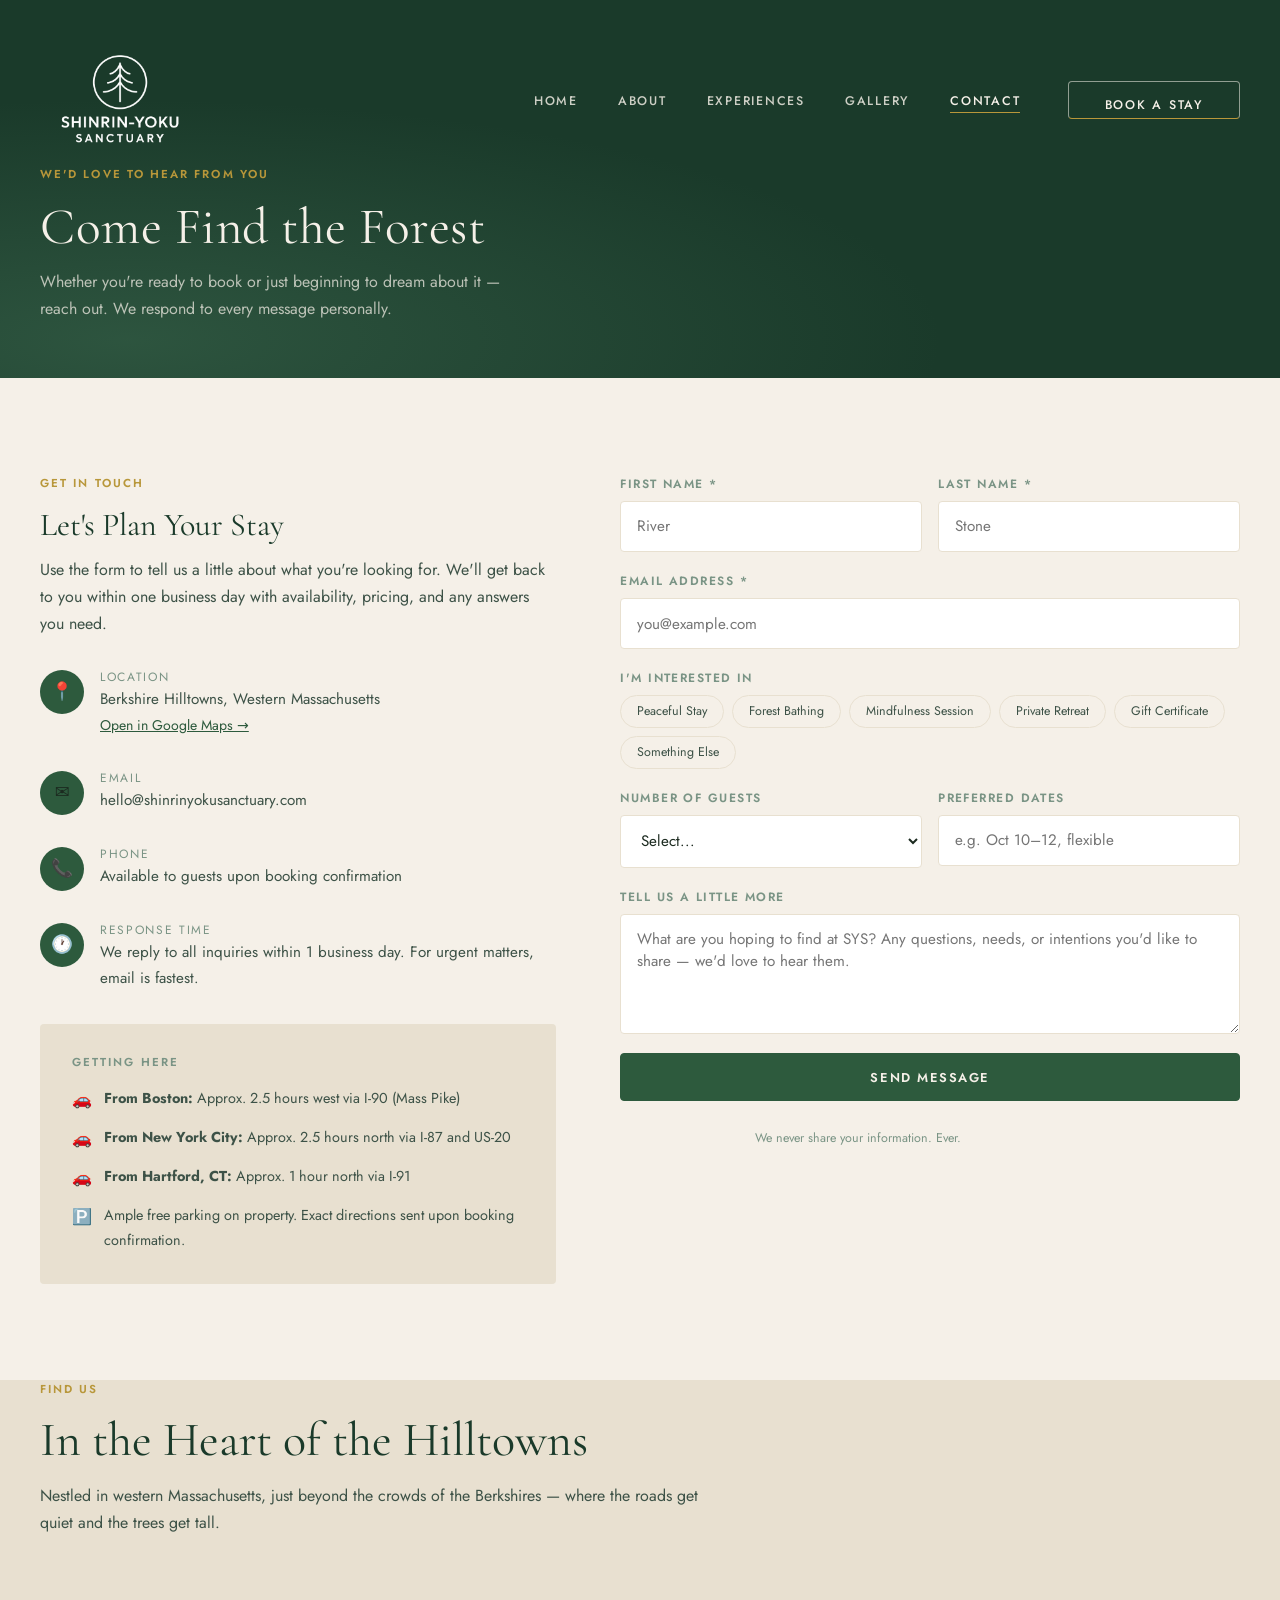
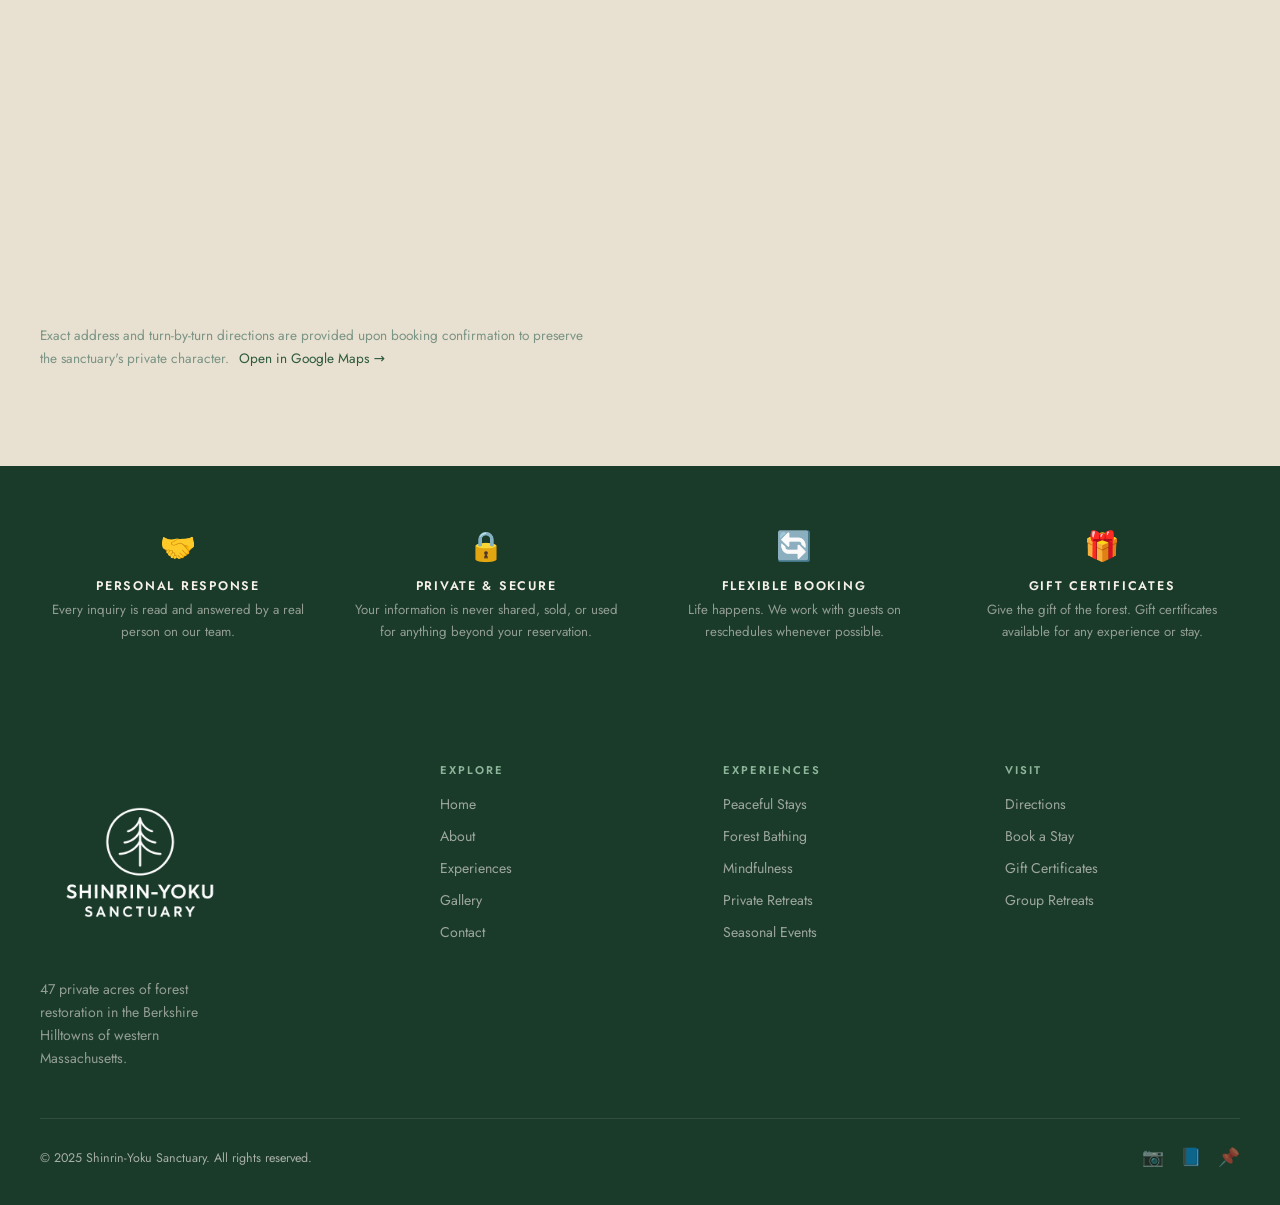
<file: contact.html>
<!DOCTYPE html>
<html lang="en">
<head>
  <meta charset="UTF-8">
  <meta name="viewport" content="width=device-width, initial-scale=1.0">
  <title>Contact &amp; Book — Shinrin-Yoku Sanctuary</title>
  <meta name="description" content="Contact Shinrin-Yoku Sanctuary to book a stay, inquire about guided experiences, or plan a private retreat in the Berkshire Hilltowns of western Massachusetts.">
  <link rel="preconnect" href="https://fonts.googleapis.com">
  <link rel="preconnect" href="https://fonts.gstatic.com" crossorigin>
  <link href="https://fonts.googleapis.com/css2?family=Cormorant+Garamond:ital,wght@0,300;0,400;0,500;1,300;1,400&family=Jost:wght@300;400;500;600&display=swap" rel="stylesheet">
  <link rel="stylesheet" href="css/style.css">
  <style>
    .contact-page-hero {
      height: 42vh;
      min-height: 300px;
      background: var(--green-deep);
      display: flex;
      align-items: flex-end;
      padding: 3.5rem 2.5rem;
      position: relative;
      overflow: hidden;
    }
    .contact-page-hero::before {
      content: '';
      position: absolute; inset: 0;
      background:
        radial-gradient(ellipse at 10% 90%, rgba(74,124,94,0.4) 0%, transparent 50%),
        radial-gradient(ellipse at 90% 10%, rgba(26,58,42,0.6) 0%, transparent 60%);
    }
    .contact-page-hero .page-hero-content { position: relative; z-index: 2; }

    /* Booking interest chips */
    .interest-chips { display: flex; gap: 0.5rem; flex-wrap: wrap; }
    .chip {
      padding: 0.4rem 1rem;
      border: 1px solid var(--cream-dark);
      border-radius: 99px;
      font-size: 0.78rem;
      color: var(--text-mid);
      cursor: pointer;
      transition: all var(--transition);
      background: transparent;
      font-family: var(--font-sans);
    }
    .chip:hover, .chip.selected {
      background: var(--green-mid);
      color: var(--cream);
      border-color: var(--green-mid);
    }

    /* Getting here section */
    .getting-here {
      background: var(--cream-dark);
      border-radius: var(--radius);
      padding: 2rem;
    }
    .getting-here h4 {
      font-family: var(--font-sans);
      font-size: 0.72rem;
      letter-spacing: 0.18em;
      text-transform: uppercase;
      color: var(--text-light);
      font-weight: 600;
      margin-bottom: 1rem;
    }
    .directions-list { display: flex; flex-direction: column; gap: 0.75rem; }
    .directions-list li { font-size: 0.9rem; color: var(--text-mid); display: flex; gap: 0.75rem; }
    .dir-icon { flex-shrink: 0; font-size: 1rem; }

    /* Confirmation overlay */
    .form-success {
      display: none;
      flex-direction: column;
      align-items: center;
      justify-content: center;
      text-align: center;
      padding: 3rem 2rem;
      gap: 1rem;
    }
    .form-success.show { display: flex; }
    .form-success .check { font-size: 3rem; }
    .form-success h3 { font-size: 1.6rem; }
    .form-success p { font-size: 0.95rem; }
  </style>
</head>
<body>

<!-- NAV -->
<nav class="nav scrolled" id="nav">
  <a href="index.html" class="nav-logo">
    <img src="images/logo.png" alt="Shinrin-Yoku Sanctuary">
  </a>
  <ul class="nav-links">
    <li><a href="index.html">Home</a></li>
    <li><a href="about.html">About</a></li>
    <li><a href="services.html">Experiences</a></li>
    <li><a href="gallery.html">Gallery</a></li>
    <li><a href="contact.html">Contact</a></li>
    <li><a href="contact.html" class="btn btn-outline">Book a Stay</a></li>
  </ul>
  <button class="nav-hamburger" aria-label="Menu">
    <span></span><span></span><span></span>
  </button>
</nav>
<div class="nav-mobile">
  <a href="index.html">Home</a>
  <a href="about.html">About</a>
  <a href="services.html">Experiences</a>
  <a href="gallery.html">Gallery</a>
  <a href="contact.html">Contact</a>
  <a href="contact.html" class="btn btn-outline">Book a Stay</a>
</div>

<!-- PAGE HERO -->
<div class="contact-page-hero">
  <div class="page-hero-content">
    <span class="section-label">We'd Love to Hear From You</span>
    <h1 style="color:var(--cream); font-size:clamp(2rem,5vw,3.2rem);">Come Find the Forest</h1>
    <p style="color:rgba(245,240,232,0.72); margin-top:0.6rem; font-size:1rem; max-width:46ch;">Whether you're ready to book or just beginning to dream about it — reach out. We respond to every message personally.</p>
  </div>
</div>

<!-- CONTACT SECTION -->
<section class="section section-light">
  <div class="section-inner">
    <div class="contact-grid fade-in">

      <!-- LEFT: Info -->
      <div class="contact-info">

        <div>
          <span class="section-label">Get in Touch</span>
          <h2 style="font-size:2rem;">Let's Plan Your Stay</h2>
          <p style="margin-top:0.75rem;">Use the form to tell us a little about what you're looking for. We'll get back to you within one business day with availability, pricing, and any answers you need.</p>
        </div>

        <div class="contact-item">
          <div class="contact-icon">📍</div>
          <div>
            <h4>Location</h4>
            <p>Berkshire Hilltowns, Western Massachusetts<br>
            <a href="https://maps.app.goo.gl/A6wZYt4CqSnMt4Hb7" target="_blank" rel="noopener" style="color:var(--green-mid); text-decoration:underline; font-size:0.88rem;">Open in Google Maps →</a></p>
          </div>
        </div>

        <div class="contact-item">
          <div class="contact-icon">✉️</div>
          <div>
            <h4>Email</h4>
            <p>hello@shinrinyokusanctuary.com</p>
          </div>
        </div>

        <div class="contact-item">
          <div class="contact-icon">📞</div>
          <div>
            <h4>Phone</h4>
            <p>Available to guests upon booking confirmation</p>
          </div>
        </div>

        <div class="contact-item">
          <div class="contact-icon">🕐</div>
          <div>
            <h4>Response Time</h4>
            <p>We reply to all inquiries within 1 business day. For urgent matters, email is fastest.</p>
          </div>
        </div>

        <!-- Getting Here -->
        <div class="getting-here">
          <h4>Getting Here</h4>
          <ul class="directions-list">
            <li><span class="dir-icon">🚗</span> <span><strong>From Boston:</strong> Approx. 2.5 hours west via I-90 (Mass Pike)</span></li>
            <li><span class="dir-icon">🚗</span> <span><strong>From New York City:</strong> Approx. 2.5 hours north via I-87 and US-20</span></li>
            <li><span class="dir-icon">🚗</span> <span><strong>From Hartford, CT:</strong> Approx. 1 hour north via I-91</span></li>
            <li><span class="dir-icon">🅿️</span> <span>Ample free parking on property. Exact directions sent upon booking confirmation.</span></li>
          </ul>
        </div>

      </div><!-- end contact-info -->

      <!-- RIGHT: Form -->
      <div>
        <form class="contact-form" id="contactForm" action="https://formspree.io/f/xnjyppae" method="POST" novalidate>
          <div class="form-row">
            <div class="form-group">
              <label for="firstName">First Name *</label>
              <input type="text" id="firstName" name="firstName" placeholder="River" required>
            </div>
            <div class="form-group">
              <label for="lastName">Last Name *</label>
              <input type="text" id="lastName" name="lastName" placeholder="Stone" required>
            </div>
          </div>
          <div class="form-group">
            <label for="email">Email Address *</label>
            <input type="email" id="email" name="email" placeholder="you@example.com" required>
          </div>
          <div class="form-group">
            <label for="subject">I'm Interested In</label>
            <div class="interest-chips" id="interestChips">
              <button type="button" class="chip" data-value="stay">Peaceful Stay</button>
              <button type="button" class="chip" data-value="forest-bathing">Forest Bathing</button>
              <button type="button" class="chip" data-value="mindfulness">Mindfulness Session</button>
              <button type="button" class="chip" data-value="private-retreat">Private Retreat</button>
              <button type="button" class="chip" data-value="gift">Gift Certificate</button>
              <button type="button" class="chip" data-value="other">Something Else</button>
            </div>
            <input type="hidden" id="interestValue" name="interest">
          </div>
          <div class="form-row">
            <div class="form-group">
              <label for="guests">Number of Guests</label>
              <select id="guests" name="guests">
                <option value="">Select...</option>
                <option value="1">1 (Solo)</option>
                <option value="2">2 (Couple / Pair)</option>
                <option value="3-4">3–4</option>
                <option value="5-8">5–8</option>
                <option value="9+">9 or more</option>
              </select>
            </div>
            <div class="form-group">
              <label for="dates">Preferred Dates</label>
              <input type="text" id="dates" name="dates" placeholder="e.g. Oct 10–12, flexible">
            </div>
          </div>
          <div class="form-group">
            <label for="message">Tell Us a Little More</label>
            <textarea id="message" name="message" placeholder="What are you hoping to find at SYS? Any questions, needs, or intentions you'd like to share — we'd love to hear them."></textarea>
          </div>
          <button type="submit" class="btn btn-primary" style="width:100%; justify-content:center;">Send Message</button>
          <p style="font-size:0.78rem; color:var(--text-light); text-align:center; margin-top:0.5rem;">We never share your information. Ever.</p>
        </form>

        <!-- Success state -->
        <div class="form-success" id="formSuccess">
          <div class="check">🌿</div>
          <h3>Your Message Is on Its Way</h3>
          <p>Thank you for reaching out. We'll be in touch within one business day. In the meantime — take a breath. The forest will be here when you arrive.</p>
          <a href="services.html" class="btn btn-dark" style="margin-top:1rem;">Explore Experiences</a>
        </div>
      </div>

    </div>
  </div>
</section>

<!-- MAP SECTION -->
<section class="section section-mid" style="padding-top:0;">
  <div class="section-inner">
    <div class="fade-in">
      <div class="section-header" style="margin-bottom:1.5rem;">
        <span class="section-label">Find Us</span>
        <h2>In the Heart of the Hilltowns</h2>
        <p>Nestled in western Massachusetts, just beyond the crowds of the Berkshires — where the roads get quiet and the trees get tall.</p>
      </div>
      <div class="map-embed">
        <iframe
          src="https://maps.google.com/maps?q=Berkshire+Hills,+Western+Massachusetts&output=embed&z=10"
          title="Shinrin-Yoku Sanctuary location — Berkshire Hilltowns, Western Massachusetts"
          loading="lazy"
          referrerpolicy="no-referrer-when-downgrade"
          allowfullscreen>
        </iframe>
      </div>
      <p style="margin-top:1rem; font-size:0.85rem; color:var(--text-light);">
        Exact address and turn-by-turn directions are provided upon booking confirmation to preserve the sanctuary's private character.
        <a href="https://maps.app.goo.gl/A6wZYt4CqSnMt4Hb7" target="_blank" rel="noopener" style="color:var(--green-mid); margin-left:0.4rem;">Open in Google Maps →</a>
      </p>
    </div>
  </div>
</section>

<!-- REASSURANCE STRIP -->
<section style="background:var(--green-deep); padding:3.5rem 2.5rem;">
  <div style="max-width:var(--max-width); margin:0 auto; display:grid; grid-template-columns:repeat(auto-fit,minmax(200px,1fr)); gap:2rem; text-align:center;">
    <div class="fade-in">
      <div style="font-size:1.8rem; margin-bottom:0.5rem;">🤝</div>
      <h4 style="font-family:var(--font-sans); font-size:0.78rem; letter-spacing:0.14em; text-transform:uppercase; color:var(--cream); font-weight:600; margin-bottom:0.3rem;">Personal Response</h4>
      <p style="font-size:0.83rem; color:rgba(245,240,232,0.55); max-width:none;">Every inquiry is read and answered by a real person on our team.</p>
    </div>
    <div class="fade-in">
      <div style="font-size:1.8rem; margin-bottom:0.5rem;">🔒</div>
      <h4 style="font-family:var(--font-sans); font-size:0.78rem; letter-spacing:0.14em; text-transform:uppercase; color:var(--cream); font-weight:600; margin-bottom:0.3rem;">Private &amp; Secure</h4>
      <p style="font-size:0.83rem; color:rgba(245,240,232,0.55); max-width:none;">Your information is never shared, sold, or used for anything beyond your reservation.</p>
    </div>
    <div class="fade-in">
      <div style="font-size:1.8rem; margin-bottom:0.5rem;">🔄</div>
      <h4 style="font-family:var(--font-sans); font-size:0.78rem; letter-spacing:0.14em; text-transform:uppercase; color:var(--cream); font-weight:600; margin-bottom:0.3rem;">Flexible Booking</h4>
      <p style="font-size:0.83rem; color:rgba(245,240,232,0.55); max-width:none;">Life happens. We work with guests on reschedules whenever possible.</p>
    </div>
    <div class="fade-in">
      <div style="font-size:1.8rem; margin-bottom:0.5rem;">🎁</div>
      <h4 style="font-family:var(--font-sans); font-size:0.78rem; letter-spacing:0.14em; text-transform:uppercase; color:var(--cream); font-weight:600; margin-bottom:0.3rem;">Gift Certificates</h4>
      <p style="font-size:0.83rem; color:rgba(245,240,232,0.55); max-width:none;">Give the gift of the forest. Gift certificates available for any experience or stay.</p>
    </div>
  </div>
</section>

<!-- FOOTER -->
<footer class="footer">
  <div class="footer-inner">
    <div class="footer-top">
      <div class="footer-brand">
        <img src="images/logo.png" alt="Shinrin-Yoku Sanctuary">
        <p>47 private acres of forest restoration in the Berkshire Hilltowns of western Massachusetts.</p>
      </div>
      <div class="footer-col">
        <h4>Explore</h4>
        <a href="index.html">Home</a>
        <a href="about.html">About</a>
        <a href="services.html">Experiences</a>
        <a href="gallery.html">Gallery</a>
        <a href="contact.html">Contact</a>
      </div>
      <div class="footer-col">
        <h4>Experiences</h4>
        <a href="services.html">Peaceful Stays</a>
        <a href="services.html">Forest Bathing</a>
        <a href="services.html">Mindfulness</a>
        <a href="services.html">Private Retreats</a>
        <a href="services.html">Seasonal Events</a>
      </div>
      <div class="footer-col">
        <h4>Visit</h4>
        <a href="contact.html">Directions</a>
        <a href="contact.html">Book a Stay</a>
        <a href="contact.html">Gift Certificates</a>
        <a href="contact.html">Group Retreats</a>
      </div>
    </div>
    <div class="footer-bottom">
      <span>© 2025 Shinrin-Yoku Sanctuary. All rights reserved.</span>
      <div class="social-links">
        <a href="#" aria-label="Instagram">📷</a>
        <a href="#" aria-label="Facebook">📘</a>
        <a href="#" aria-label="Pinterest">📌</a>
      </div>
    </div>
  </div>
</footer>

<script src="js/main.js"></script>
<script>
  // Interest chips
  document.querySelectorAll('.chip').forEach(chip => {
    chip.addEventListener('click', () => {
      chip.classList.toggle('selected');
      const selected = [...document.querySelectorAll('.chip.selected')].map(c => c.dataset.value);
      document.getElementById('interestValue').value = selected.join(', ');
    });
  });

  // Form submit — send to Formspree, then show success state
  document.getElementById('contactForm').addEventListener('submit', async e => {
    e.preventDefault();
    const form = e.target;
    const btn = form.querySelector('button[type="submit"]');
    btn.textContent = 'Sending…';
    btn.disabled = true;

    try {
      const response = await fetch(form.action, {
        method: 'POST',
        body: new FormData(form),
        headers: { 'Accept': 'application/json' }
      });
      if (response.ok) {
        form.style.display = 'none';
        document.getElementById('formSuccess').classList.add('show');
      } else {
        btn.textContent = 'Something went wrong — please email us directly.';
        btn.disabled = false;
      }
    } catch {
      btn.textContent = 'Network error — please try again.';
      btn.disabled = false;
    }
  });
</script>
</body>
</html>
</file>
<file: css/style.css>
/* =============================================
   SYS — Shinrin-Yoku Sanctuary
   Palette: Forest Green + Warm Cream
   ============================================= */

:root {
  --green-deep:   #1a3a2a;
  --green-mid:    #2d5a3d;
  --green-light:  #4a7c5e;
  --green-pale:   #8db59a;
  --cream:        #f5f0e8;
  --cream-dark:   #e8e0d0;
  --gold:         #b8973a;
  --text-dark:    #1c2b20;
  --text-mid:     #3d5247;
  --text-light:   #7a9485;
  --white:        #ffffff;

  --font-serif:   'Cormorant Garamond', 'Georgia', serif;
  --font-sans:    'Jost', 'Inter', system-ui, sans-serif;

  --radius:       4px;
  --transition:   0.3s ease;
  --max-width:    1200px;
}

/* ---- Reset ---- */
*, *::before, *::after { box-sizing: border-box; margin: 0; padding: 0; }
html { scroll-behavior: smooth; font-size: 16px; }
body {
  font-family: var(--font-sans);
  background: var(--cream);
  color: var(--text-dark);
  line-height: 1.7;
  overflow-x: hidden;
}
img, video { display: block; max-width: 100%; height: auto; }
a { color: inherit; text-decoration: none; }
ul { list-style: none; }

/* ---- Typography ---- */
h1, h2, h3, h4 {
  font-family: var(--font-serif);
  font-weight: 400;
  line-height: 1.2;
  color: var(--green-deep);
}
h1 { font-size: clamp(2.4rem, 6vw, 5rem); letter-spacing: 0.01em; }
h2 { font-size: clamp(1.8rem, 4vw, 3rem); }
h3 { font-size: clamp(1.3rem, 2.5vw, 1.9rem); }
h4 { font-size: 1.2rem; }
p  { font-size: 1rem; color: var(--text-mid); max-width: 68ch; }

.section-label {
  font-family: var(--font-sans);
  font-size: 0.72rem;
  font-weight: 600;
  letter-spacing: 0.18em;
  text-transform: uppercase;
  color: var(--gold);
  margin-bottom: 0.75rem;
  display: block;
}

/* ---- Buttons ---- */
.btn {
  display: inline-flex;
  align-items: center;
  gap: 0.5rem;
  padding: 0.85rem 2.2rem;
  border: 1px solid currentColor;
  border-radius: var(--radius);
  font-family: var(--font-sans);
  font-size: 0.8rem;
  font-weight: 600;
  letter-spacing: 0.12em;
  text-transform: uppercase;
  cursor: pointer;
  transition: background var(--transition), color var(--transition);
}
.btn-primary {
  background: var(--green-mid);
  color: var(--cream);
  border-color: var(--green-mid);
}
.btn-primary:hover { background: var(--green-deep); border-color: var(--green-deep); }
.btn-outline {
  background: transparent;
  color: var(--cream);
  border-color: rgba(245,240,232,0.55);
}
.btn-outline:hover { background: rgba(245,240,232,0.12); }
.btn-dark {
  background: transparent;
  color: var(--green-deep);
  border-color: var(--green-mid);
}
.btn-dark:hover { background: var(--green-deep); color: var(--cream); }

/* =============================================
   NAVIGATION
   ============================================= */
.nav {
  position: fixed;
  top: 0; left: 0; right: 0;
  z-index: 100;
  padding: 1.25rem 2.5rem;
  display: flex;
  align-items: center;
  justify-content: space-between;
  transition: background var(--transition), box-shadow var(--transition);
}
.nav.scrolled {
  background: rgba(26,58,42,0.97);
  box-shadow: 0 2px 24px rgba(0,0,0,0.18);
}
.nav-logo {
  display: flex;
  align-items: center;
}
.nav-logo img {
  height: 160px;
  width: auto;
  display: block;
  filter: brightness(0) invert(1);
}
/* Keep text fallback hidden */
.nav-logo .logo-main,
.nav-logo .logo-sub { display: none; }
.nav-links {
  display: flex;
  align-items: center;
  gap: 2.5rem;
}
.nav-links a {
  font-size: 0.78rem;
  letter-spacing: 0.14em;
  text-transform: uppercase;
  color: rgba(245,240,232,0.82);
  transition: color var(--transition);
  font-weight: 500;
}
.nav-links a:hover,
.nav-links a.active { color: var(--cream); }
.nav-links a.active { border-bottom: 1px solid var(--gold); padding-bottom: 2px; }
.nav-links .btn { margin-left: 0.5rem; }

.nav-hamburger {
  display: none;
  flex-direction: column;
  gap: 5px;
  cursor: pointer;
  background: none;
  border: none;
  padding: 4px;
}
.nav-hamburger span {
  display: block;
  width: 26px;
  height: 2px;
  background: var(--cream);
  transition: var(--transition);
}
.nav-hamburger.open span:nth-child(1) { transform: translateY(7px) rotate(45deg); }
.nav-hamburger.open span:nth-child(2) { opacity: 0; }
.nav-hamburger.open span:nth-child(3) { transform: translateY(-7px) rotate(-45deg); }

.nav-mobile {
  display: none;
  position: fixed;
  top: 0; left: 0; right: 0; bottom: 0;
  background: var(--green-deep);
  z-index: 99;
  flex-direction: column;
  align-items: center;
  justify-content: center;
  gap: 2.5rem;
}
.nav-mobile.open { display: flex; }
.nav-mobile a {
  font-family: var(--font-serif);
  font-size: 2rem;
  color: var(--cream);
  transition: color var(--transition);
}
.nav-mobile a:hover { color: var(--gold); }

/* =============================================
   HERO (shared base)
   ============================================= */
.hero {
  position: relative;
  height: 100vh;
  min-height: 600px;
  display: flex;
  align-items: center;
  justify-content: center;
  text-align: center;
  overflow: hidden;
}
.hero-bg {
  position: absolute;
  inset: 0;
  background: var(--green-deep);
  background-image:
    radial-gradient(ellipse at 30% 60%, rgba(45,90,61,0.6) 0%, transparent 60%),
    radial-gradient(ellipse at 70% 30%, rgba(26,58,42,0.8) 0%, transparent 55%);
}
.hero-bg img, .hero-bg video {
  position: absolute;
  inset: 0;
  width: 100%; height: 100%;
  object-fit: cover;
  opacity: 0.72;
}
.hero-overlay {
  position: absolute;
  inset: 0;
  background: linear-gradient(to bottom,
    rgba(26,58,42,0.2) 0%,
    rgba(26,58,42,0.1) 50%,
    rgba(26,58,42,0.45) 100%);
}
.hero-content {
  position: relative;
  z-index: 2;
  padding: 0 1.5rem;
  max-width: 860px;
}
.hero-content h1 { color: var(--cream); margin-bottom: 1.25rem; }
.hero-content p {
  color: rgba(245,240,232,0.82);
  font-size: 1.1rem;
  max-width: 58ch;
  margin: 0 auto 2rem;
}
.hero-cta { display: flex; gap: 1rem; justify-content: center; flex-wrap: wrap; }

.hero-scroll {
  position: absolute;
  bottom: 2rem;
  left: 50%;
  transform: translateX(-50%);
  z-index: 2;
  display: flex;
  flex-direction: column;
  align-items: center;
  gap: 0.4rem;
  color: rgba(245,240,232,0.5);
  font-size: 0.68rem;
  letter-spacing: 0.2em;
  text-transform: uppercase;
}
.hero-scroll .scroll-line {
  width: 1px;
  height: 40px;
  background: linear-gradient(to bottom, rgba(245,240,232,0.5), transparent);
  animation: scrollLine 2s ease-in-out infinite;
}
@keyframes scrollLine {
  0%,100% { transform: scaleY(1); opacity: 0.5; }
  50% { transform: scaleY(0.5); opacity: 1; }
}

/* =============================================
   SECTIONS (shared)
   ============================================= */
.section { padding: 6rem 2.5rem; }
.section-inner { max-width: var(--max-width); margin: 0 auto; }
.section-header { margin-bottom: 3.5rem; }
.section-header.centered { text-align: center; }
.section-header.centered p { margin: 0.75rem auto 0; }
.section-header p { margin-top: 0.75rem; }

.section-light  { background: var(--cream); }
.section-dark   { background: var(--green-deep); }
.section-dark h1, .section-dark h2, .section-dark h3, .section-dark h4 { color: var(--cream); }
.section-dark p  { color: rgba(245,240,232,0.72); }
.section-dark .section-label { color: var(--gold); }
.section-mid    { background: var(--cream-dark); }
.section-forest { background: var(--green-mid); }
.section-forest h2, .section-forest h3, .section-forest h4 { color: var(--cream); }
.section-forest p { color: rgba(245,240,232,0.78); }

/* =============================================
   CARD GRID
   ============================================= */
.card-grid {
  display: grid;
  grid-template-columns: repeat(auto-fit, minmax(280px, 1fr));
  gap: 2rem;
}
.card {
  background: var(--white);
  border-radius: var(--radius);
  overflow: hidden;
  box-shadow: 0 2px 16px rgba(26,58,42,0.08);
  transition: transform var(--transition), box-shadow var(--transition);
}
.card:hover {
  transform: translateY(-4px);
  box-shadow: 0 8px 32px rgba(26,58,42,0.14);
}
.card-img { aspect-ratio: 4/3; overflow: hidden; background: var(--green-pale); }
.card-img img { width: 100%; height: 100%; object-fit: cover; transition: transform 0.6s ease; }
.card:hover .card-img img { transform: scale(1.04); }
.card-body { padding: 1.5rem; }
.card-body h3 { font-size: 1.3rem; margin-bottom: 0.5rem; }
.card-body p  { font-size: 0.92rem; }

/* =============================================
   MASONRY GALLERY
   ============================================= */
.masonry {
  column-count: 3;
  column-gap: 1rem;
}
.masonry-item {
  break-inside: avoid;
  margin-bottom: 1rem;
  border-radius: var(--radius);
  overflow: hidden;
  position: relative;
  cursor: pointer;
  background: var(--green-mid);
}
.masonry-item img,
.masonry-item video {
  width: 100%;
  display: block;
  transition: transform 0.5s ease;
}
.masonry-item:hover img,
.masonry-item:hover video { transform: scale(1.03); }
.masonry-item .overlay {
  position: absolute;
  inset: 0;
  background: linear-gradient(to top, rgba(26,58,42,0.7) 0%, transparent 55%);
  opacity: 0;
  transition: opacity var(--transition);
  display: flex;
  align-items: flex-end;
  padding: 1rem;
}
.masonry-item:hover .overlay { opacity: 1; }
.masonry-item .overlay span {
  color: var(--cream);
  font-size: 0.8rem;
  letter-spacing: 0.1em;
  text-transform: uppercase;
}

/* Sound toggle button on video tiles */
.sound-btn {
  position: absolute;
  top: 0.65rem;
  right: 0.65rem;
  width: 40px;
  height: 40px;
  border-radius: 50%;
  background: rgba(26,58,42,0.82);
  border: 1px solid rgba(245,240,232,0.35);
  color: var(--cream);
  font-size: 1.1rem;
  display: flex;
  align-items: center;
  justify-content: center;
  cursor: pointer;
  z-index: 10;
  opacity: 0;
  transition: opacity var(--transition), background var(--transition);
  backdrop-filter: blur(4px);
  line-height: 1;
  touch-action: manipulation;
  -webkit-tap-highlight-color: transparent;
}
.masonry-item:hover .sound-btn,
.masonry-item.playing .sound-btn { opacity: 1; }
.sound-btn:hover { background: rgba(26,58,42,0.95); }

/* Video badge */
.video-badge {
  position: absolute;
  top: 0.65rem;
  left: 0.65rem;
  background: rgba(26,58,42,0.72);
  color: var(--cream);
  font-size: 0.6rem;
  letter-spacing: 0.14em;
  text-transform: uppercase;
  padding: 0.25rem 0.6rem;
  border-radius: 99px;
  border: 1px solid rgba(245,240,232,0.2);
  backdrop-filter: blur(4px);
  z-index: 3;
  opacity: 0;
  transition: opacity var(--transition);
}
.masonry-item:hover .video-badge { opacity: 1; }

.masonry-placeholder {
  background: var(--green-light);
  display: flex;
  align-items: center;
  justify-content: center;
  color: rgba(245,240,232,0.4);
  font-size: 2rem;
}

/* Lightbox */
.lightbox {
  display: none;
  position: fixed;
  inset: 0;
  background: rgba(10,20,14,0.95);
  z-index: 200;
  align-items: center;
  justify-content: center;
}
.lightbox.open { display: flex; }
.lightbox-content {
  max-width: 90vw;
  max-height: 90vh;
  position: relative;
}
.lightbox-content img { max-height: 90vh; border-radius: var(--radius); }
.lightbox-close {
  position: absolute;
  top: -2.5rem; right: 0;
  background: none; border: none;
  color: var(--cream); font-size: 1.8rem;
  cursor: pointer; opacity: 0.7;
  transition: opacity var(--transition);
}
.lightbox-close:hover { opacity: 1; }

/* =============================================
   TWO-COLUMN SPLIT
   ============================================= */
.split { display: grid; grid-template-columns: 1fr 1fr; gap: 5rem; align-items: center; }
.split.reverse .split-img { order: -1; }
.split-img { border-radius: var(--radius); overflow: hidden; aspect-ratio: 4/5; background: var(--green-pale); }
.split-img img { width: 100%; height: 100%; object-fit: cover; }
.split-text { display: flex; flex-direction: column; gap: 1.25rem; }
.split-text p { font-size: 1.05rem; }

/* =============================================
   STATS ROW
   ============================================= */
.stats-row { display: grid; grid-template-columns: repeat(auto-fit, minmax(160px, 1fr)); gap: 2rem; text-align: center; }
.stat-num { font-family: var(--font-serif); font-size: 3.5rem; color: var(--gold); line-height: 1; }
.stat-label { font-size: 0.78rem; letter-spacing: 0.14em; text-transform: uppercase; color: var(--text-light); margin-top: 0.4rem; }

/* =============================================
   QUOTE / TESTIMONIAL
   ============================================= */
.quote-block {
  text-align: center;
  padding: 4rem 2rem;
  background: var(--green-deep);
}
.quote-block blockquote {
  font-family: var(--font-serif);
  font-size: clamp(1.4rem, 3vw, 2.2rem);
  color: var(--cream);
  max-width: 820px;
  margin: 0 auto;
  line-height: 1.5;
}
.quote-block cite {
  display: block;
  margin-top: 1.5rem;
  font-size: 0.78rem;
  letter-spacing: 0.16em;
  text-transform: uppercase;
  color: var(--gold);
  font-style: normal;
}

/* =============================================
   CONTACT
   ============================================= */
.contact-grid { display: grid; grid-template-columns: 1fr 1.2fr; gap: 4rem; align-items: start; }
.contact-info { display: flex; flex-direction: column; gap: 2rem; }
.contact-item { display: flex; gap: 1rem; align-items: flex-start; }
.contact-icon {
  width: 44px; height: 44px;
  background: var(--green-mid);
  border-radius: 50%;
  display: flex; align-items: center; justify-content: center;
  flex-shrink: 0;
  font-size: 1.1rem;
}
.contact-item h4 { font-family: var(--font-sans); font-size: 0.75rem; letter-spacing: 0.14em; text-transform: uppercase; color: var(--text-light); margin-bottom: 0.2rem; }
.contact-item p { font-size: 0.95rem; max-width: none; }

.contact-form { display: flex; flex-direction: column; gap: 1.2rem; }
.form-row { display: grid; grid-template-columns: 1fr 1fr; gap: 1rem; }
.form-group { display: flex; flex-direction: column; gap: 0.4rem; }
.form-group label { font-size: 0.75rem; letter-spacing: 0.12em; text-transform: uppercase; color: var(--text-light); font-weight: 600; }
.form-group input,
.form-group textarea,
.form-group select {
  padding: 0.85rem 1rem;
  border: 1px solid var(--cream-dark);
  border-radius: var(--radius);
  background: var(--white);
  font-family: var(--font-sans);
  font-size: 0.95rem;
  color: var(--text-dark);
  transition: border-color var(--transition), box-shadow var(--transition);
  outline: none;
}
.form-group input:focus,
.form-group textarea:focus,
.form-group select:focus {
  border-color: var(--green-light);
  box-shadow: 0 0 0 3px rgba(74,124,94,0.15);
}
.form-group textarea { resize: vertical; min-height: 120px; }

.map-embed { border-radius: var(--radius); overflow: hidden; margin-top: 2rem; }
.map-embed iframe { width: 100%; height: 340px; border: none; display: block; }

/* =============================================
   FOOTER
   ============================================= */
.footer {
  background: var(--green-deep);
  color: rgba(245,240,232,0.65);
  padding: 4rem 2.5rem 2rem;
}
.footer-inner { max-width: var(--max-width); margin: 0 auto; }
.footer-top { display: grid; grid-template-columns: 1.5fr 1fr 1fr 1fr; gap: 3rem; margin-bottom: 3rem; }
.footer-brand .logo-main { display: none; }
.footer-brand .logo-sub { display: none; }
.footer-brand img { height: 200px; width: auto; display: block; margin-bottom: 0.5rem; filter: brightness(0) invert(1); }
.footer-brand p { margin-top: 0.85rem; font-size: 0.88rem; line-height: 1.65; color: rgba(245,240,232,0.55); max-width: 26ch; }
.footer-col h4 { font-family: var(--font-sans); font-size: 0.7rem; letter-spacing: 0.18em; text-transform: uppercase; color: var(--green-pale); margin-bottom: 1rem; font-weight: 600; }
.footer-col a { display: block; font-size: 0.88rem; color: rgba(245,240,232,0.6); margin-bottom: 0.5rem; transition: color var(--transition); }
.footer-col a:hover { color: var(--cream); }
.footer-bottom { border-top: 1px solid rgba(245,240,232,0.1); padding-top: 1.5rem; display: flex; justify-content: space-between; align-items: center; font-size: 0.78rem; }
.social-links { display: flex; gap: 1rem; }
.social-links a { color: rgba(245,240,232,0.5); transition: color var(--transition); font-size: 1.1rem; }
.social-links a:hover { color: var(--cream); }

/* =============================================
   PAGE HERO (inner pages)
   ============================================= */
.page-hero {
  height: 50vh;
  min-height: 380px;
  position: relative;
  display: flex;
  align-items: flex-end;
  padding: 4rem 2.5rem;
  overflow: hidden;
}
.page-hero-bg {
  position: absolute; inset: 0;
  background: var(--green-deep);
}
.page-hero-bg img {
  position: absolute; inset: 0;
  width: 100%; height: 100%;
  object-fit: cover;
  opacity: 0.4;
}
.page-hero-overlay {
  position: absolute; inset: 0;
  background: linear-gradient(to right, rgba(26,58,42,0.85) 0%, rgba(26,58,42,0.3) 100%);
}
.page-hero-content {
  position: relative; z-index: 2;
  max-width: var(--max-width);
  margin: 0 auto;
  width: 100%;
}
.page-hero-content h1 { color: var(--cream); font-size: clamp(2rem, 5vw, 3.5rem); }
.page-hero-content p { color: rgba(245,240,232,0.75); font-size: 1.05rem; margin-top: 0.75rem; max-width: 52ch; }

/* =============================================
   SERVICES
   ============================================= */
.services-grid { display: grid; grid-template-columns: repeat(auto-fit, minmax(300px, 1fr)); gap: 2rem; }
.service-card {
  background: var(--white);
  border-radius: var(--radius);
  padding: 2.5rem;
  box-shadow: 0 2px 16px rgba(26,58,42,0.07);
  border-top: 3px solid var(--green-light);
  transition: transform var(--transition), box-shadow var(--transition);
  display: flex;
  flex-direction: column;
  gap: 1rem;
}
.service-card:hover { transform: translateY(-4px); box-shadow: 0 8px 32px rgba(26,58,42,0.13); }
.service-icon { font-size: 2.2rem; }
.service-card h3 { font-size: 1.4rem; }
.service-card p { font-size: 0.93rem; flex: 1; }
.service-price { font-family: var(--font-serif); font-size: 1.6rem; color: var(--gold); }
.service-price span { font-family: var(--font-sans); font-size: 0.78rem; color: var(--text-light); margin-left: 0.3rem; }

/* =============================================
   ABOUT TIMELINE
   ============================================= */
.timeline { display: flex; flex-direction: column; gap: 0; }
.timeline-item { display: grid; grid-template-columns: 80px 1fr; gap: 2rem; padding-bottom: 2.5rem; position: relative; }
.timeline-item::before {
  content: '';
  position: absolute;
  left: 39px; top: 28px; bottom: 0;
  width: 1px;
  background: var(--green-pale);
}
.timeline-item:last-child::before { display: none; }
.timeline-year { font-family: var(--font-serif); font-size: 1.3rem; color: var(--gold); padding-top: 0.2rem; }
.timeline-dot {
  position: absolute;
  left: 33px; top: 10px;
  width: 13px; height: 13px;
  border-radius: 50%;
  background: var(--green-mid);
  border: 2px solid var(--green-pale);
}
.timeline-body h4 { font-family: var(--font-sans); font-weight: 600; color: var(--green-deep); margin-bottom: 0.4rem; font-size: 1rem; }
.timeline-body p { font-size: 0.93rem; }

/* =============================================
   TEAM
   ============================================= */
.team-grid { display: grid; grid-template-columns: repeat(auto-fit, minmax(240px, 1fr)); gap: 2rem; }
.team-card { text-align: center; }
.team-avatar {
  width: 160px; height: 160px;
  border-radius: 50%;
  background: var(--green-pale);
  margin: 0 auto 1.25rem;
  overflow: hidden;
  border: 3px solid var(--cream-dark);
  box-shadow: 0 4px 16px rgba(26,58,42,0.15);
}
.team-avatar img { width: 100%; height: 100%; object-fit: cover; object-position: center top; }
.team-card h3 { font-size: 1.2rem; }
.team-card .role { font-size: 0.78rem; letter-spacing: 0.14em; text-transform: uppercase; color: var(--gold); margin-top: 0.25rem; }
.team-card p { font-size: 0.88rem; margin-top: 0.75rem; }

/* =============================================
   GALLERY FILTERS
   ============================================= */
.gallery-filters {
  display: flex;
  gap: 0.6rem;
  flex-wrap: wrap;
  margin-bottom: 2rem;
}
.filter-btn {
  padding: 0.5rem 1.4rem;
  border: 1px solid var(--cream-dark);
  border-radius: 99px;
  background: transparent;
  font-family: var(--font-sans);
  font-size: 0.78rem;
  letter-spacing: 0.1em;
  text-transform: uppercase;
  color: var(--text-mid);
  cursor: pointer;
  transition: all var(--transition);
}
.filter-btn:hover,
.filter-btn.active {
  background: var(--green-mid);
  color: var(--cream);
  border-color: var(--green-mid);
}

/* =============================================
   UPLOAD ZONE (Gallery)
   ============================================= */
.upload-zone {
  border: 2px dashed var(--green-pale);
  border-radius: var(--radius);
  padding: 3rem 2rem;
  text-align: center;
  color: var(--text-light);
  margin-bottom: 2.5rem;
  cursor: pointer;
  transition: border-color var(--transition), background var(--transition);
}
.upload-zone:hover, .upload-zone.dragover {
  border-color: var(--green-mid);
  background: rgba(45,90,61,0.05);
}
.upload-zone .upload-icon { font-size: 2.5rem; margin-bottom: 0.75rem; }
.upload-zone p { font-size: 0.9rem; max-width: none; }
.upload-zone input[type="file"] { display: none; }

/* =============================================
   RESPONSIVE
   ============================================= */
@media (max-width: 900px) {
  .split { grid-template-columns: 1fr; gap: 2.5rem; }
  .split.reverse .split-img { order: 0; }
  .split-img { aspect-ratio: 16/9; }
  .masonry { column-count: 2; }
  .contact-grid { grid-template-columns: 1fr; }
  .footer-top { grid-template-columns: 1fr 1fr; gap: 2rem; }
}
@media (max-width: 600px) {
  .nav-links { display: none; }
  .nav-hamburger { display: flex; }
  .masonry { column-count: 1; }
  .form-row { grid-template-columns: 1fr; }
  .footer-top { grid-template-columns: 1fr; }
  .footer-bottom { flex-direction: column; gap: 1rem; text-align: center; }
  .section { padding: 4rem 1.25rem; }
  .stats-row { grid-template-columns: 1fr 1fr; }
}

/* =============================================
   ANIMATIONS
   ============================================= */
.fade-in {
  opacity: 0;
  transform: translateY(24px);
  transition: opacity 0.7s ease, transform 0.7s ease;
}
.fade-in.visible { opacity: 1; transform: none; }
</file>
